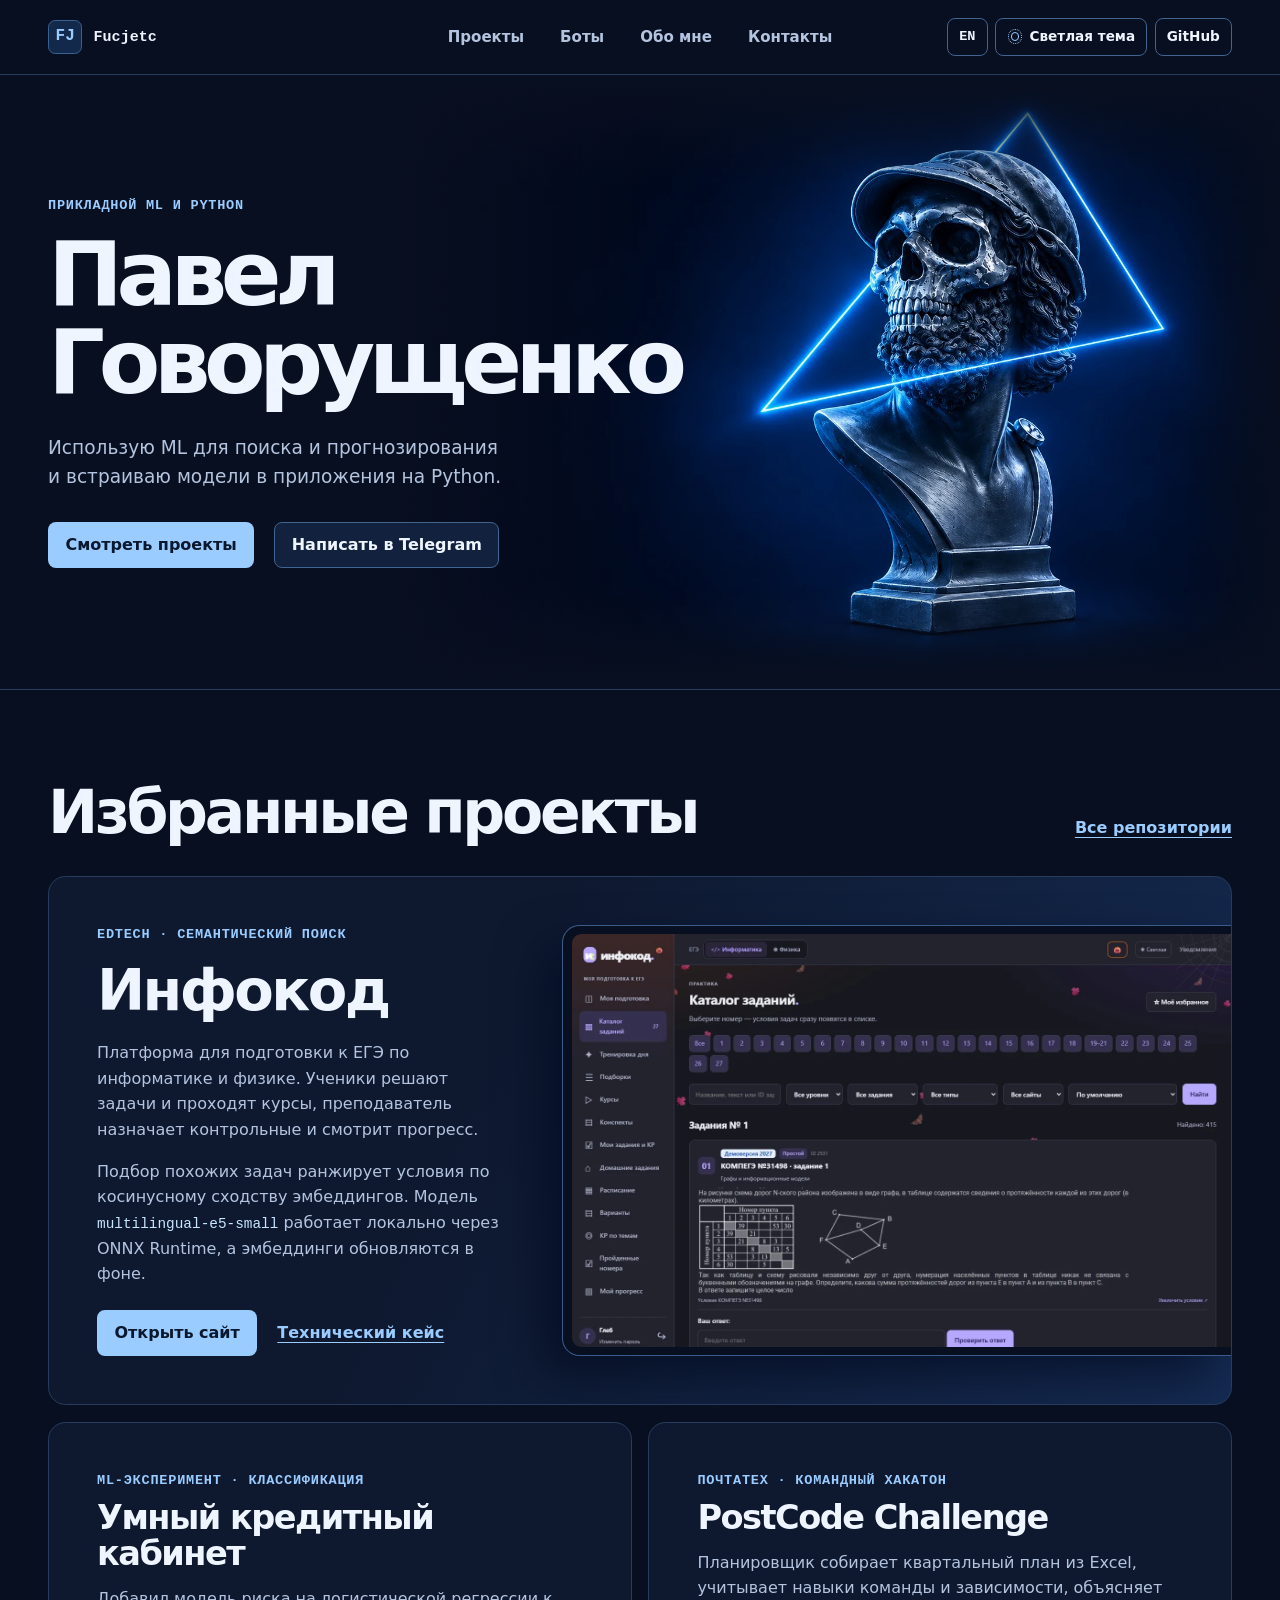
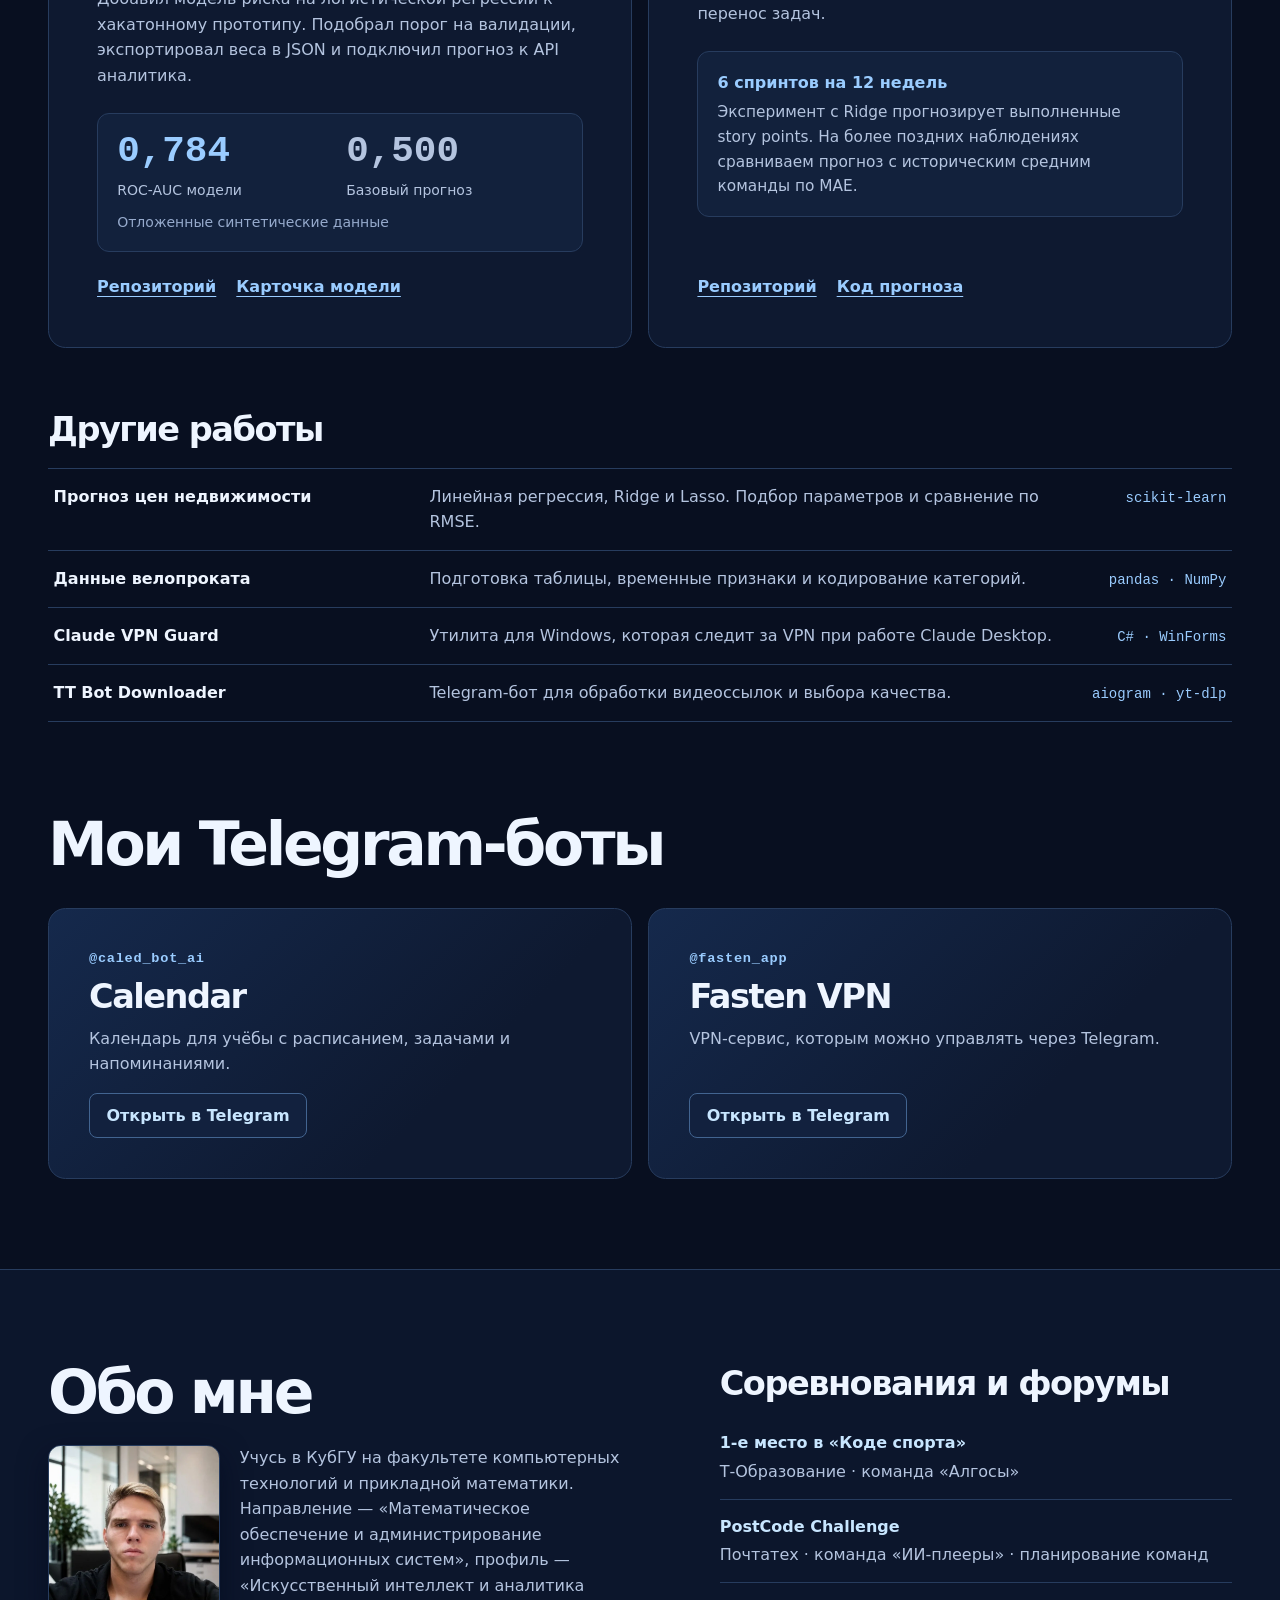
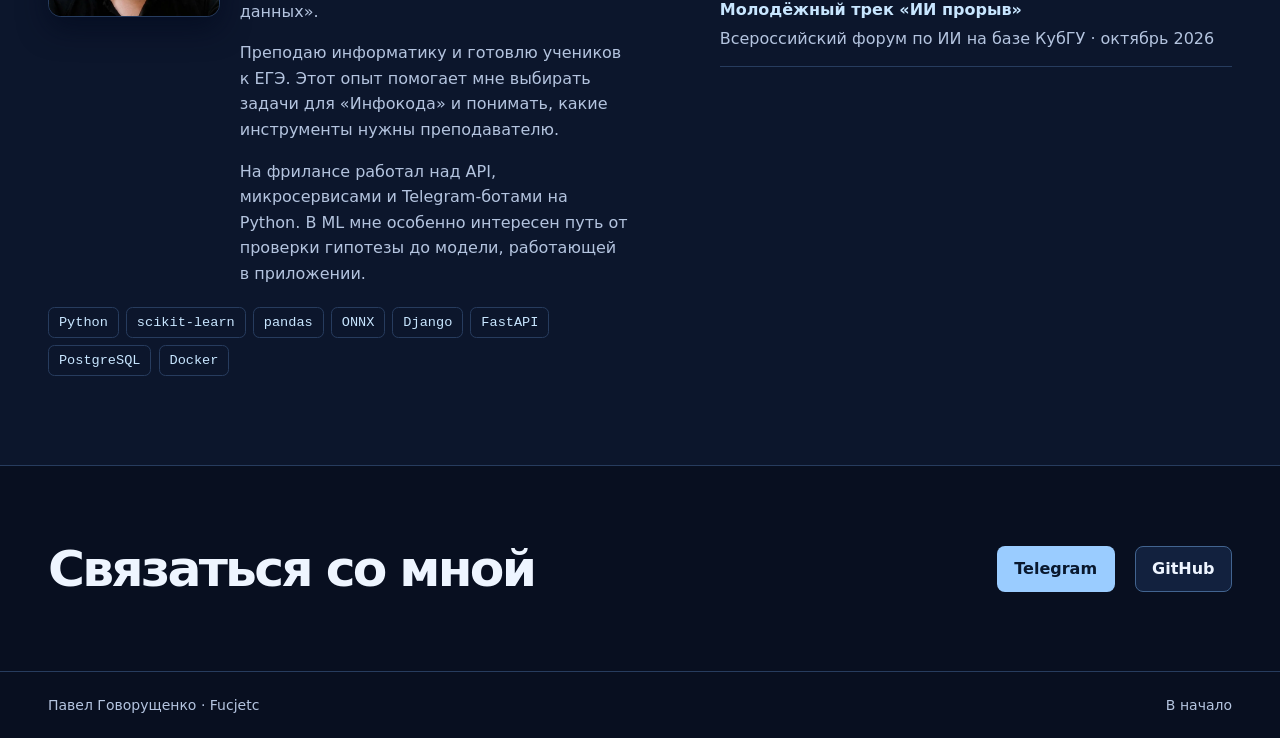
<file: index.html>
<!doctype html>
<html lang="ru" data-theme="dark">
<head>
  <meta charset="utf-8">
  <meta name="viewport" content="width=device-width, initial-scale=1">
  <meta name="theme-color" content="#080f20">
  <meta name="description" content="Павел Говорущенко, Fucjetc. Прикладное машинное обучение, Python-проекты и работающие Telegram-боты.">
  <meta property="og:type" content="website">
  <meta property="og:locale" content="ru_RU">
  <meta property="og:locale:alternate" content="en_US">
  <meta property="og:title" content="Fucjetc · Павел Говорущенко">
  <meta property="og:description" content="Прикладной ML, проекты на Python и Telegram-боты Павла Говорущенко.">
  <meta property="og:url" content="https://mrferruml.github.io/">
  <meta property="og:image" content="https://mrferruml.github.io/assets/fucjetc-hero.webp">
  <link rel="canonical" href="https://mrferruml.github.io/">
  <link rel="alternate" hreflang="ru" href="https://mrferruml.github.io/">
  <link rel="alternate" hreflang="en" href="https://mrferruml.github.io/en/">
  <link rel="alternate" hreflang="x-default" href="https://mrferruml.github.io/">
  <link rel="icon" type="image/png" href="assets/favicon.png?v=fucjetc">
  <script src="theme.js"></script>
  <link rel="stylesheet" href="styles.css?v=themes">
  <title>Fucjetc · Павел Говорущенко · Прикладной ML и Python</title>
</head>
<body id="top">
  <a class="skip-link" href="#content">К содержанию</a>
  <header class="site-header">
    <div class="shell header-inner">
      <a class="wordmark" href="#top"><span class="mark" aria-hidden="true">FJ</span><span>Fucjetc</span></a>
      <nav aria-label="Разделы портфолио">
        <a href="#projects">Проекты</a>
        <a href="#bots">Боты</a>
        <a href="#about">Обо мне</a>
        <a href="#contact">Контакты</a>
      </nav>
      <div class="header-actions">
        <a class="locale-link" href="en/" hreflang="en" lang="en" aria-label="EN — English version">EN</a>
        <button class="theme-toggle" type="button" data-theme-toggle hidden>
          <span class="theme-icon" aria-hidden="true"></span>
          <span class="theme-label" data-theme-label data-light="Светлая тема" data-dark="Тёмная тема">Светлая тема</span>
        </button>
        <a class="header-github" href="https://github.com/MrFerrumL">GitHub</a>
      </div>
    </div>
  </header>

  <main id="content">
    <section class="hero" aria-labelledby="name">
      <div class="shell hero-inner">
        <div class="hero-visual" aria-hidden="true">
          <img src="assets/fucjetc-hero.webp" width="1536" height="1024" alt="" fetchpriority="high">
        </div>
        <div class="hero-copy">
          <p class="eyebrow">Прикладной ML и Python</p>
          <h1 id="name">Павел <span>Говорущенко</span></h1>
          <p class="hero-lead">Использую ML для поиска и прогнозирования и встраиваю модели в приложения на Python.</p>
          <div class="actions">
            <a class="button button-primary" href="#projects">Смотреть проекты</a>
            <a class="button button-subtle" href="https://t.me/Fucject">Написать в Telegram</a>
          </div>
        </div>
      </div>
    </section>

    <section class="section shell" id="projects" aria-labelledby="projects-title">
      <div class="section-heading">
        <h2 id="projects-title">Избранные проекты</h2>
        <a class="text-link" href="https://github.com/MrFerrumL?tab=repositories">Все репозитории</a>
      </div>

      <article class="feature panel">
        <div class="feature-copy">
          <p class="eyebrow">EdTech · семантический поиск</p>
          <h3>Инфокод</h3>
          <p>Платформа для подготовки к ЕГЭ по информатике и физике. Ученики решают задачи и проходят курсы, преподаватель назначает контрольные и смотрит прогресс.</p>
          <p>Подбор похожих задач ранжирует условия по косинусному сходству эмбеддингов. Модель <code>multilingual-e5-small</code> работает локально через ONNX Runtime, а эмбеддинги обновляются в фоне.</p>
          <div class="project-links">
            <a class="button button-primary" href="https://infocode1.ru/">Открыть сайт</a>
            <a class="text-link" href="https://github.com/MrFerrumL/infocode/blob/main/docs/CASE_STUDY.md">Технический кейс</a>
          </div>
        </div>
        <figure class="feature-media">
          <img src="assets/infocode.webp" width="1440" height="900" loading="lazy" decoding="async" alt="Каталог «Инфокода» с фильтрами и примером задания ЕГЭ">
        </figure>
      </article>

      <div class="case-grid">
        <article class="case panel">
          <p class="eyebrow">ML-эксперимент · классификация</p>
          <h3>Умный кредитный кабинет</h3>
          <p>Добавил модель риска на логистической регрессии к хакатонному прототипу. Подобрал порог на валидации, экспортировал веса в JSON и подключил прогноз к API аналитика.</p>
          <div class="benchmark" aria-label="ROC-AUC на отложенных синтетических данных">
            <div><strong>0,784</strong><span>ROC-AUC модели</span></div>
            <div><strong>0,500</strong><span>Базовый прогноз</span></div>
            <p>Отложенные синтетические данные</p>
          </div>
          <div class="project-links card-links">
            <a class="text-link" href="https://github.com/MrFerrumL/alpha-smart-credit-cabinet">Репозиторий</a>
            <a class="text-link" href="https://github.com/MrFerrumL/alpha-smart-credit-cabinet/blob/main/docs/ml-model-card.md">Карточка модели</a>
          </div>
        </article>

        <article class="case panel">
          <p class="eyebrow">Почтатех · командный хакатон</p>
          <h3>PostCode Challenge</h3>
          <p>Планировщик собирает квартальный план из Excel, учитывает навыки команды и зависимости, объясняет перенос задач.</p>
          <div class="case-detail">
            <strong>6 спринтов на 12 недель</strong>
            <p>Эксперимент с Ridge прогнозирует выполненные story points. На более поздних наблюдениях сравниваем прогноз с историческим средним команды по MAE.</p>
          </div>
          <div class="project-links card-links">
            <a class="text-link" href="https://github.com/MrFerrumL/postcode-challenge">Репозиторий</a>
            <a class="text-link" href="https://github.com/MrFerrumL/postcode-challenge/blob/main/app/ml.py">Код прогноза</a>
          </div>
        </article>
      </div>

      <div class="other-projects">
        <h3>Другие работы</h3>
        <ul class="work-list">
          <li><a href="https://github.com/MrFerrumL/ND_prod_ML_sber"><strong>Прогноз цен недвижимости</strong><span>Линейная регрессия, Ridge и Lasso. Подбор параметров и сравнение по RMSE.</span><span class="work-type">scikit-learn</span></a></li>
          <li><a href="https://github.com/MrFerrumL/Project_AI_test"><strong>Данные велопроката</strong><span>Подготовка таблицы, временные признаки и кодирование категорий.</span><span class="work-type">pandas · NumPy</span></a></li>
          <li><a href="https://github.com/MrFerrumL/claude-vpn-guard"><strong>Claude VPN Guard</strong><span>Утилита для Windows, которая следит за VPN при работе Claude Desktop.</span><span class="work-type">C# · WinForms</span></a></li>
          <li><a href="https://github.com/MrFerrumL/TT_bot_downloader"><strong>TT Bot Downloader</strong><span>Telegram-бот для обработки видеоссылок и выбора качества.</span><span class="work-type">aiogram · yt-dlp</span></a></li>
        </ul>
      </div>
    </section>

    <section class="section shell bots-section" id="bots" aria-labelledby="bots-title">
      <div class="section-heading">
        <h2 id="bots-title">Мои Telegram-боты</h2>
      </div>
      <div class="bot-grid">
        <article class="bot-card panel">
          <p class="eyebrow">@caled_bot_ai</p>
          <h3>Calendar</h3>
          <p>Календарь для учёбы с расписанием, задачами и напоминаниями.</p>
          <a class="button button-subtle" href="https://t.me/caled_bot_ai" aria-label="Открыть Calendar в Telegram">Открыть в Telegram</a>
        </article>
        <article class="bot-card panel">
          <p class="eyebrow">@fasten_app</p>
          <h3>Fasten VPN</h3>
          <p>VPN-сервис, которым можно управлять через Telegram.</p>
          <a class="button button-subtle" href="https://t.me/fasten_app" aria-label="Открыть Fasten VPN в Telegram">Открыть в Telegram</a>
        </article>
      </div>
    </section>

    <section class="section about-section" id="about" aria-labelledby="about-title">
      <div class="shell about-grid">
        <div class="about-copy">
          <h2 id="about-title">Обо мне</h2>
          <div class="about-profile">
            <img class="portrait" src="assets/pavel-portrait.webp" width="640" height="640" loading="lazy" decoding="async" alt="Павел Говорущенко">
            <div class="about-narrative">
              <p>Учусь в КубГУ на факультете компьютерных технологий и прикладной математики. Направление — «Математическое обеспечение и администрирование информационных систем», профиль — «Искусственный интеллект и аналитика данных».</p>
              <p>Преподаю информатику и готовлю учеников к ЕГЭ. Этот опыт помогает мне выбирать задачи для «Инфокода» и понимать, какие инструменты нужны преподавателю.</p>
              <p>На фрилансе работал над API, микросервисами и Telegram-ботами на Python. В ML мне особенно интересен путь от проверки гипотезы до модели, работающей в приложении.</p>
            </div>
          </div>
          <ul class="technology" aria-label="Инструменты">
            <li>Python</li><li>scikit-learn</li><li>pandas</li><li>ONNX</li><li>Django</li><li>FastAPI</li><li>PostgreSQL</li><li>Docker</li>
          </ul>
        </div>
        <div class="achievements">
          <h3>Соревнования и форумы</h3>
          <ul>
            <li><strong>1-е место в «Коде спорта»</strong><span>Т‑Образование · команда «Алгосы»</span></li>
            <li><strong>PostCode Challenge</strong><span>Почтатех · команда «ИИ-плееры» · планирование команд</span></li>
            <li><strong>Молодёжный трек «ИИ прорыв»</strong><span>Всероссийский форум по ИИ на базе КубГУ · октябрь 2026</span></li>
          </ul>
        </div>
      </div>
    </section>

    <section class="shell contact-section" id="contact" aria-labelledby="contact-title">
      <h2 id="contact-title">Связаться со мной</h2>
      <div class="actions">
        <a class="button button-primary" href="https://t.me/Fucject">Telegram</a>
        <a class="button button-subtle" href="https://github.com/MrFerrumL">GitHub</a>
      </div>
    </section>
  </main>

  <footer class="site-footer">
    <div class="shell footer-inner"><span>Павел Говорущенко · Fucjetc</span><a href="#top">В начало</a></div>
  </footer>
</body>
</html>
</file>
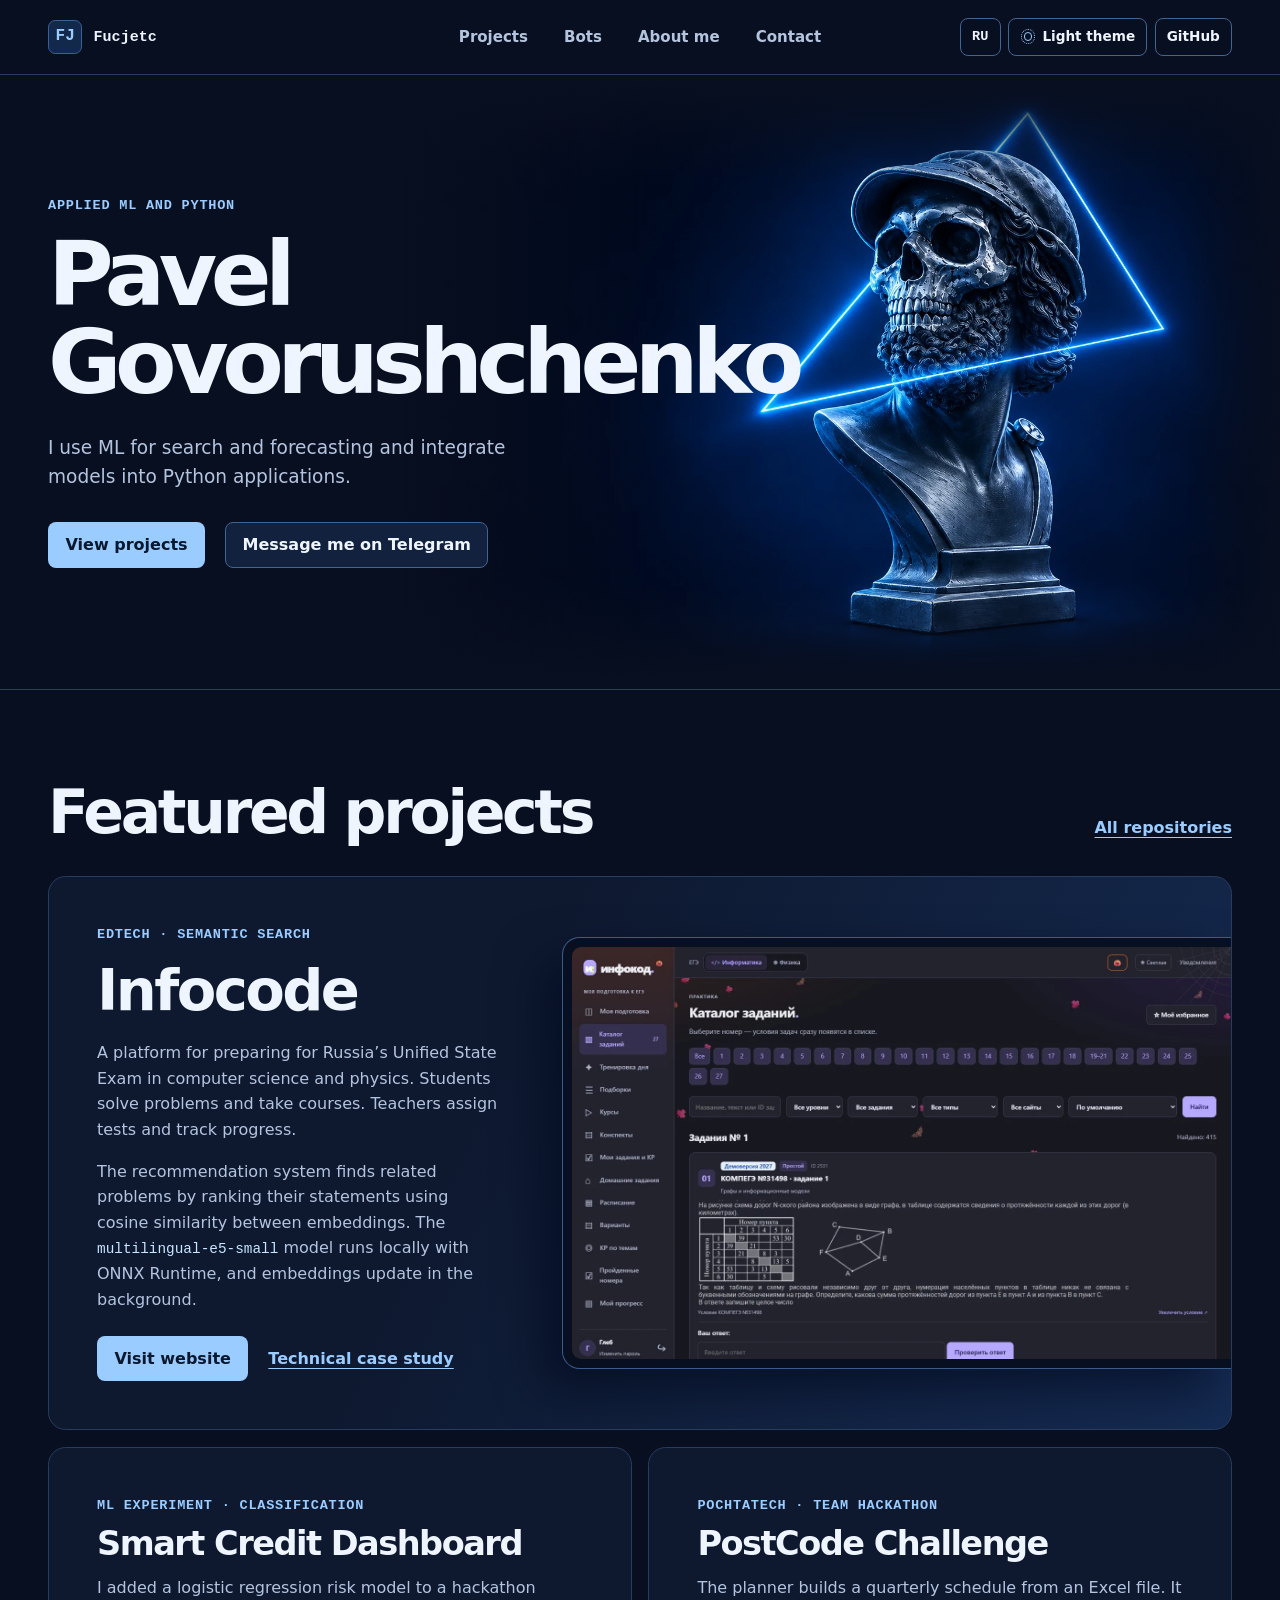
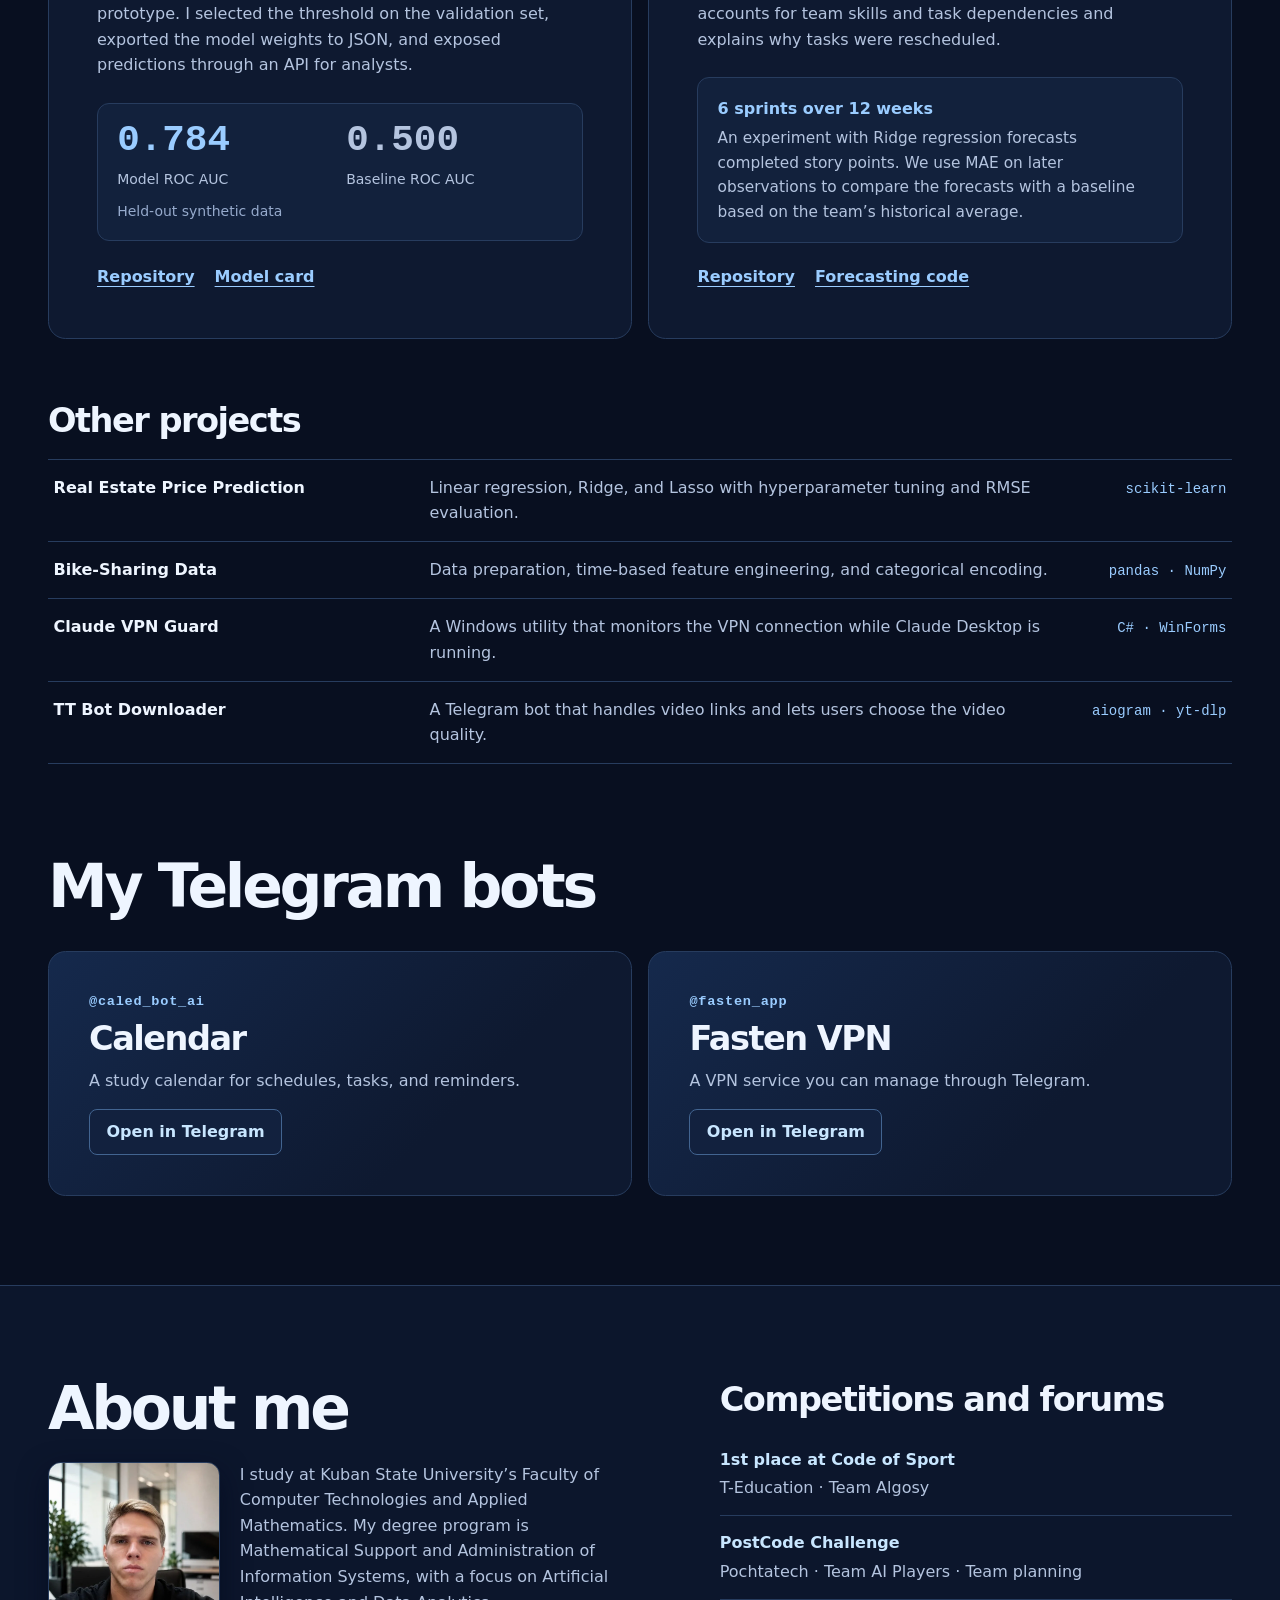
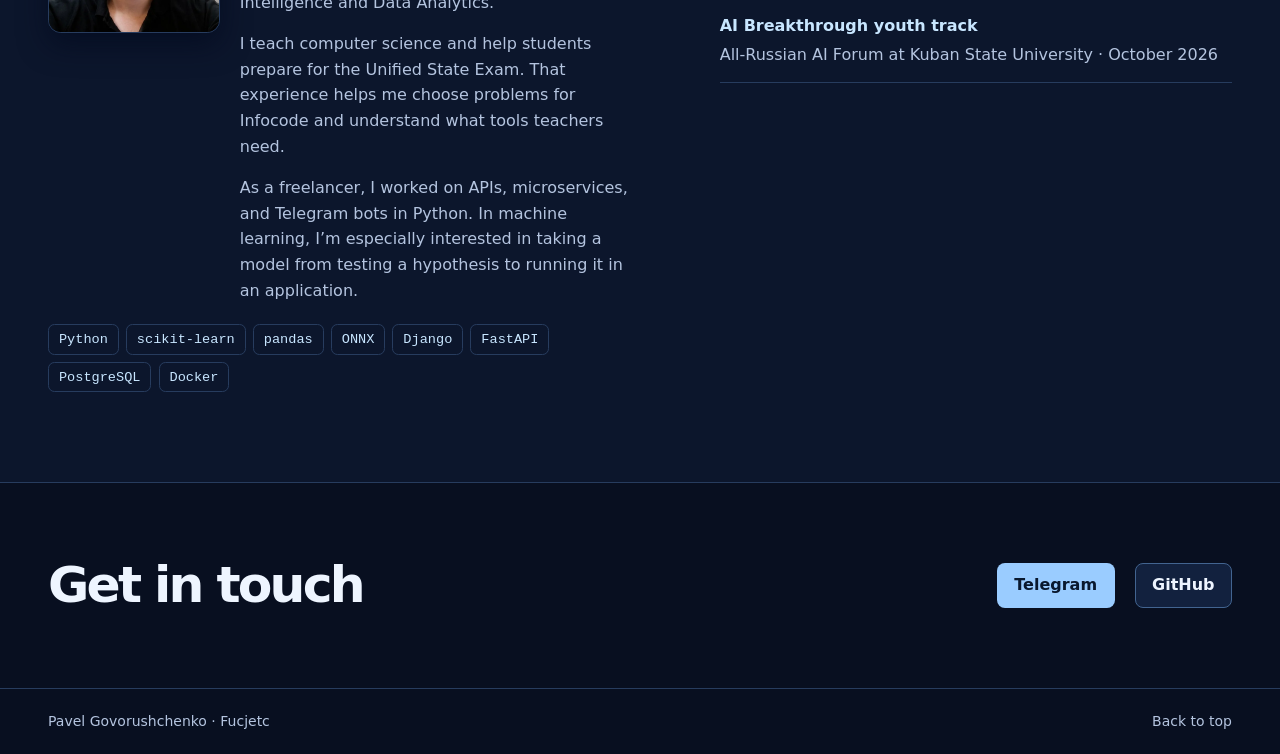
<file: en/index.html>
<!doctype html>
<html lang="en" data-theme="dark">
<head>
  <meta charset="utf-8">
  <meta name="viewport" content="width=device-width, initial-scale=1">
  <meta name="theme-color" content="#080f20">
  <meta name="description" content="Pavel Govorushchenko, Fucjetc. Applied machine learning, Python projects, and live Telegram bots.">
  <meta property="og:type" content="website">
  <meta property="og:title" content="Fucjetc · Pavel Govorushchenko">
  <meta property="og:description" content="Applied ML, Python projects, and Telegram bots by Pavel Govorushchenko.">
  <meta property="og:locale" content="en_US">
  <meta property="og:locale:alternate" content="ru_RU">
  <meta property="og:url" content="https://mrferruml.github.io/en/">
  <meta property="og:image" content="https://mrferruml.github.io/assets/fucjetc-hero.webp">
  <link rel="canonical" href="https://mrferruml.github.io/en/">
  <link rel="alternate" hreflang="ru" href="https://mrferruml.github.io/">
  <link rel="alternate" hreflang="en" href="https://mrferruml.github.io/en/">
  <link rel="alternate" hreflang="x-default" href="https://mrferruml.github.io/">
  <link rel="icon" type="image/png" href="../assets/favicon.png?v=fucjetc">
  <script src="../theme.js"></script>
  <link rel="stylesheet" href="../styles.css?v=themes">
  <title>Fucjetc · Pavel Govorushchenko · Applied ML and Python</title>
</head>
<body id="top">
  <a class="skip-link" href="#content">Skip to content</a>
  <header class="site-header">
    <div class="shell header-inner">
      <a class="wordmark" href="#top"><span class="mark" aria-hidden="true">FJ</span><span>Fucjetc</span></a>
      <nav aria-label="Portfolio sections">
        <a href="#projects">Projects</a>
        <a href="#bots">Bots</a>
        <a href="#about">About me</a>
        <a href="#contact">Contact</a>
      </nav>
      <div class="header-actions">
        <a class="locale-link" href="../" hreflang="ru" lang="ru" aria-label="RU — Русская версия">RU</a>
        <button class="theme-toggle" type="button" data-theme-toggle hidden><span class="theme-icon" aria-hidden="true"></span><span class="theme-label" data-theme-label data-light="Light theme" data-dark="Dark theme">Light theme</span></button>
        <a class="header-github" href="https://github.com/MrFerrumL">GitHub</a>
      </div>
    </div>
  </header>

  <main id="content">
    <section class="hero" aria-labelledby="name">
      <div class="shell hero-inner">
        <div class="hero-visual" aria-hidden="true">
          <img src="../assets/fucjetc-hero.webp" width="1536" height="1024" alt="" fetchpriority="high">
        </div>
        <div class="hero-copy">
          <p class="eyebrow">Applied ML and Python</p>
          <h1 id="name">Pavel <span>Govorushchenko</span></h1>
          <p class="hero-lead">I use ML for search and forecasting and integrate models into Python applications.</p>
          <div class="actions">
            <a class="button button-primary" href="#projects">View projects</a>
            <a class="button button-subtle" href="https://t.me/Fucject">Message me on Telegram</a>
          </div>
        </div>
      </div>
    </section>

    <section class="section shell" id="projects" aria-labelledby="projects-title">
      <div class="section-heading">
        <h2 id="projects-title">Featured projects</h2>
        <a class="text-link" href="https://github.com/MrFerrumL?tab=repositories">All repositories</a>
      </div>

      <article class="feature panel">
        <div class="feature-copy">
          <p class="eyebrow">EdTech · Semantic search</p>
          <h3>Infocode</h3>
          <p>A platform for preparing for Russia’s Unified State Exam in computer science and physics. Students solve problems and take courses. Teachers assign tests and track progress.</p>
          <p>The recommendation system finds related problems by ranking their statements using cosine similarity between embeddings. The <code>multilingual-e5-small</code> model runs locally with ONNX Runtime, and embeddings update in the background.</p>
          <div class="project-links">
            <a class="button button-primary" href="https://infocode1.ru/">Visit website</a>
            <a class="text-link" href="https://github.com/MrFerrumL/infocode/blob/main/docs/CASE_STUDY.md">Technical case study</a>
          </div>
        </div>
        <figure class="feature-media">
          <img src="../assets/infocode.webp" width="1440" height="900" loading="lazy" decoding="async" alt="Infocode’s problem library with filters and a sample exam question">
        </figure>
      </article>

      <div class="case-grid">
        <article class="case panel">
          <p class="eyebrow">ML experiment · Classification</p>
          <h3>Smart Credit Dashboard</h3>
          <p>I added a logistic regression risk model to a hackathon prototype. I selected the threshold on the validation set, exported the model weights to JSON, and exposed predictions through an API for analysts.</p>
          <div class="benchmark" aria-label="ROC AUC on held-out synthetic data">
            <div><strong>0.784</strong><span>Model ROC AUC</span></div>
            <div><strong>0.500</strong><span>Baseline ROC AUC</span></div>
            <p>Held-out synthetic data</p>
          </div>
          <div class="project-links card-links">
            <a class="text-link" href="https://github.com/MrFerrumL/alpha-smart-credit-cabinet">Repository</a>
            <a class="text-link" href="https://github.com/MrFerrumL/alpha-smart-credit-cabinet/blob/main/docs/ml-model-card.md">Model card</a>
          </div>
        </article>

        <article class="case panel">
          <p class="eyebrow">Pochtatech · Team hackathon</p>
          <h3>PostCode Challenge</h3>
          <p>The planner builds a quarterly schedule from an Excel file. It accounts for team skills and task dependencies and explains why tasks were rescheduled.</p>
          <div class="case-detail">
            <strong>6 sprints over 12 weeks</strong>
            <p>An experiment with Ridge regression forecasts completed story points. We use MAE on later observations to compare the forecasts with a baseline based on the team’s historical average.</p>
          </div>
          <div class="project-links card-links">
            <a class="text-link" href="https://github.com/MrFerrumL/postcode-challenge">Repository</a>
            <a class="text-link" href="https://github.com/MrFerrumL/postcode-challenge/blob/main/app/ml.py">Forecasting code</a>
          </div>
        </article>
      </div>

      <div class="other-projects">
        <h3>Other projects</h3>
        <ul class="work-list">
          <li><a href="https://github.com/MrFerrumL/ND_prod_ML_sber"><strong>Real Estate Price Prediction</strong><span>Linear regression, Ridge, and Lasso with hyperparameter tuning and RMSE evaluation.</span><span class="work-type">scikit-learn</span></a></li>
          <li><a href="https://github.com/MrFerrumL/Project_AI_test"><strong>Bike-Sharing Data</strong><span>Data preparation, time-based feature engineering, and categorical encoding.</span><span class="work-type">pandas · NumPy</span></a></li>
          <li><a href="https://github.com/MrFerrumL/claude-vpn-guard"><strong>Claude VPN Guard</strong><span>A Windows utility that monitors the VPN connection while Claude Desktop is running.</span><span class="work-type">C# · WinForms</span></a></li>
          <li><a href="https://github.com/MrFerrumL/TT_bot_downloader"><strong>TT Bot Downloader</strong><span>A Telegram bot that handles video links and lets users choose the video quality.</span><span class="work-type">aiogram · yt-dlp</span></a></li>
        </ul>
      </div>
    </section>

    <section class="section shell bots-section" id="bots" aria-labelledby="bots-title">
      <div class="section-heading">
        <h2 id="bots-title">My Telegram bots</h2>
      </div>
      <div class="bot-grid">
        <article class="bot-card panel">
          <p class="eyebrow">@caled_bot_ai</p>
          <h3>Calendar</h3>
          <p>A study calendar for schedules, tasks, and reminders.</p>
          <a class="button button-subtle" href="https://t.me/caled_bot_ai" aria-label="Open Calendar in Telegram">Open in Telegram</a>
        </article>
        <article class="bot-card panel">
          <p class="eyebrow">@fasten_app</p>
          <h3>Fasten VPN</h3>
          <p>A VPN service you can manage through Telegram.</p>
          <a class="button button-subtle" href="https://t.me/fasten_app" aria-label="Open Fasten VPN in Telegram">Open in Telegram</a>
        </article>
      </div>
    </section>

    <section class="section about-section" id="about" aria-labelledby="about-title">
      <div class="shell about-grid">
        <div class="about-copy">
          <h2 id="about-title">About me</h2>
          <div class="about-profile">
            <img class="portrait" src="../assets/pavel-portrait.webp" width="640" height="640" loading="lazy" decoding="async" alt="Pavel Govorushchenko">
            <div class="about-narrative">
              <p>I study at Kuban State University’s Faculty of Computer Technologies and Applied Mathematics. My degree program is Mathematical Support and Administration of Information Systems, with a focus on Artificial Intelligence and Data Analytics.</p>
              <p>I teach computer science and help students prepare for the Unified State Exam. That experience helps me choose problems for Infocode and understand what tools teachers need.</p>
              <p>As a freelancer, I worked on APIs, microservices, and Telegram bots in Python. In machine learning, I’m especially interested in taking a model from testing a hypothesis to running it in an application.</p>
            </div>
          </div>
          <ul class="technology" aria-label="Tools">
            <li>Python</li><li>scikit-learn</li><li>pandas</li><li>ONNX</li><li>Django</li><li>FastAPI</li><li>PostgreSQL</li><li>Docker</li>
          </ul>
        </div>
        <div class="achievements">
          <h3>Competitions and forums</h3>
          <ul>
            <li><strong>1st place at Code of Sport</strong><span>T-Education · Team Algosy</span></li>
            <li><strong>PostCode Challenge</strong><span>Pochtatech · Team AI Players · Team planning</span></li>
            <li><strong>AI Breakthrough youth track</strong><span>All-Russian AI Forum at Kuban State University · October 2026</span></li>
          </ul>
        </div>
      </div>
    </section>

    <section class="shell contact-section" id="contact" aria-labelledby="contact-title">
      <h2 id="contact-title">Get in touch</h2>
      <div class="actions">
        <a class="button button-primary" href="https://t.me/Fucject">Telegram</a>
        <a class="button button-subtle" href="https://github.com/MrFerrumL">GitHub</a>
      </div>
    </section>
  </main>

  <footer class="site-footer">
    <div class="shell footer-inner"><span>Pavel Govorushchenko · Fucjetc</span><a href="#top">Back to top</a></div>
  </footer>
</body>
</html>
</file>
<file: styles.css>
:root {
  color-scheme: dark;
  --background: #080f20;
  --panel: #0e1930;
  --panel-strong: #12213c;
  --text: #eef5ff;
  --muted: #b4c4df;
  --dim: #96aacc;
  --accent: #9accff;
  --accent-bright: #c8e6ff;
  --accent-ink: #09182e;
  --border: #273c5e;
  --border-active: #77a4df;
  --control-border: #426490;
  --shadow: #02091c99;
  --mark-background: #13294c;
  --mark-border: #3b6094;
  --subtle-background: #12213e;
  --feature-tint: #152b52;
  --media-border: #3a5c8b;
  --bot-tint: #15294c;
  --about-background: #0c162c;
  --sans: 'Segoe UI', system-ui, sans-serif;
  --mono: 'Cascadia Mono', Consolas, 'Liberation Mono', monospace;
  background: var(--background);
  color: var(--text);
  font: 100%/1.6 var(--sans);
}

:root[data-theme="light"] {
  color-scheme: light;
  --background: #f5f8ff;
  --panel: #ffffff;
  --panel-strong: #edf4ff;
  --text: #10233f;
  --muted: #425772;
  --dim: #536987;
  --accent: #1c55a6;
  --accent-bright: #123977;
  --accent-ink: #ffffff;
  --border: #c9d9ee;
  --border-active: #5278a7;
  --control-border: #6f8fb8;
  --shadow: #25497526;
  --mark-background: #e5efff;
  --mark-border: #9dbbe3;
  --subtle-background: #edf4ff;
  --feature-tint: #e5efff;
  --media-border: #aec4e3;
  --bot-tint: #eaf2ff;
  --about-background: #edf4ff;
}

*, *::before, *::after { box-sizing: border-box; }
html { scroll-behavior: smooth; }
body { margin: 0; }
main { display: block; }
img { display: block; max-width: 100%; height: auto; }
a { color: inherit; text-underline-offset: 0.27em; }
a:focus-visible, button:focus-visible { outline: 2px solid var(--accent-bright); outline-offset: 5px; }
::selection { color: var(--accent-ink); background: var(--accent); }
p { margin: 0 0 1rem; }
h1, h2, h3 { margin: 0; line-height: 1.08; text-wrap: balance; }
h2 { font-size: clamp(2rem, 5vw, 3.75rem); letter-spacing: -0.055em; }
h3 { font-size: clamp(1.55rem, 3vw, 2.1rem); letter-spacing: -0.045em; }
code { font-family: var(--mono); font-size: 0.9em; color: var(--accent-bright); overflow-wrap: anywhere; }
section[id] { scroll-margin-top: 2rem; }

.shell { width: min(100% - 3rem, 74rem); margin-inline: auto; }
.skip-link {
  position: fixed;
  inset: 0.75rem auto auto 0.75rem;
  z-index: 10;
  transform: translateY(-160%);
  padding: 0.7rem 1rem;
  color: var(--accent-ink);
  background: var(--accent);
  border-radius: 0.5rem;
}
.skip-link:focus { transform: translateY(0); }

.site-header { border-bottom: 1px solid var(--border); }
.header-inner {
  display: grid;
  grid-template-columns: 1fr auto 1fr;
  align-items: center;
  gap: 1.5rem;
  min-height: 4.6rem;
}
.wordmark {
  display: inline-flex;
  align-items: center;
  gap: 0.7rem;
  justify-self: start;
  font-family: var(--mono);
  font-size: 0.94rem;
  font-weight: 700;
  text-decoration: none;
}
.mark {
  display: inline-grid;
  place-items: center;
  width: 2.15rem;
  height: 2.15rem;
  color: var(--accent);
  border: 1px solid var(--mark-border);
  border-radius: 0.45rem;
  background: var(--mark-background);
  font-size: 1rem;
}
nav { display: flex; align-items: center; gap: clamp(1rem, 3vw, 2.25rem); }
nav a, .footer-inner a { text-decoration: none; }
nav a { color: var(--muted); font-weight: 550; font-size: 0.94rem; }
nav a:hover, .footer-inner a:hover { color: var(--accent); }
.header-actions { display: flex; align-items: center; gap: 0.45rem; justify-self: end; }
.header-actions > a, .theme-toggle {
  display: inline-flex;
  align-items: center;
  justify-content: center;
  gap: 0.4rem;
  min-height: 2.4rem;
  min-width: 2.4rem;
  padding: 0.45rem 0.7rem;
  border: 1px solid var(--control-border);
  border-radius: 0.5rem;
  color: var(--text);
  background: transparent;
  font: inherit;
  font-size: 0.85rem;
  font-weight: 650;
  line-height: 1;
  text-decoration: none;
  white-space: nowrap;
}
.header-actions > a:hover, .theme-toggle:hover { border-color: var(--border-active); color: var(--accent); background: var(--subtle-background); }
.header-actions > .locale-link { font-family: var(--mono); }
.theme-toggle { cursor: pointer; }
.theme-toggle[hidden] { display: none; }
.theme-icon { display: grid; width: 1rem; height: 1rem; place-items: center; color: var(--accent); }
.theme-icon::before { content: ''; width: 0.55rem; height: 0.55rem; border: 1.5px solid currentColor; border-radius: 50%; outline: 1px dotted currentColor; outline-offset: 2px; }
:root[data-theme="light"] .theme-icon::before { width: 0.9rem; height: 0.9rem; border: 0; outline: 0; box-shadow: inset -0.24rem -0.13rem 0 0 currentColor; }

.hero { border-bottom: 1px solid var(--border); overflow: hidden; }
.hero-inner {
  position: relative;
  isolation: isolate;
  display: flex;
  align-items: center;
  min-height: clamp(32rem, 48vw, 39rem);
}
.hero-copy { position: relative; z-index: 1; max-width: 43rem; padding-block: 4rem; }
.eyebrow {
  margin-bottom: 1rem;
  color: var(--accent);
  font: 650 0.85rem/1.4 var(--mono);
  letter-spacing: 0.055em;
  text-transform: uppercase;
}
.hero h1 {
  color: var(--text);
  font-size: clamp(3rem, 7vw, 6.8rem);
  font-weight: 760;
  letter-spacing: -0.072em;
  line-height: 0.98;
  text-wrap: initial;
}
.hero h1 span { display: block; }
.hero-lead {
  max-width: 29rem;
  margin: 1.65rem 0 1.9rem;
  color: var(--muted);
  font-size: clamp(1.08rem, 1.45vw, 1.27rem);
  line-height: 1.58;
}
.hero-visual {
  position: absolute;
  z-index: 0;
  width: min(76%, 56rem);
  max-width: none;
  right: -5%;
  top: 50%;
  transform: translateY(-50%);
  pointer-events: none;
}
.hero-visual img { width: 100%; }
.hero-visual::after {
  position: absolute;
  inset: -1px;
  content: '';
  background: linear-gradient(90deg, var(--background), transparent 29%, transparent 88%, var(--background)), linear-gradient(0deg, var(--background), transparent 16%, transparent 83%, var(--background));
}

:root[data-theme="light"] .hero-inner {
  display: grid;
  grid-template-columns: minmax(0, 1.06fr) minmax(0, 1fr);
  gap: clamp(1.4rem, 3vw, 2.75rem);
}
:root[data-theme="light"] .hero-copy { grid-area: 1 / 1; }
:root[data-theme="light"] .hero h1 { font-size: clamp(2.5rem, 5.85vw, 5.5rem); }
:root[data-theme="light"] .hero-visual {
  grid-area: 1 / 2;
  position: relative;
  right: auto;
  top: auto;
  transform: none;
  width: 100%;
  overflow: hidden;
  border: 1px solid var(--media-border);
  border-radius: 1.4rem;
  background: #080f20;
  box-shadow: 0 1.3rem 2.8rem var(--shadow);
}
:root[data-theme="light"] .hero-visual::after { content: none; }

.actions, .project-links { display: flex; flex-wrap: wrap; align-items: center; gap: 0.75rem 1.25rem; }
.button {
  display: inline-flex;
  min-height: 2.85rem;
  align-items: center;
  justify-content: center;
  padding: 0.63rem 1.03rem;
  border: 1px solid transparent;
  border-radius: 0.5rem;
  font-weight: 700;
  line-height: 1.25;
  text-decoration: none;
  transition: color 160ms, background-color 160ms, border-color 160ms;
}
.button-primary { color: var(--accent-ink); background: var(--accent); }
.button-primary:hover { background: var(--accent-bright); }
.button-subtle { color: var(--text); background: var(--subtle-background); border-color: var(--control-border); }
.button-subtle:hover { color: var(--accent-bright); border-color: var(--border-active); }
.text-link { color: var(--accent); font-weight: 650; }
.text-link:hover { color: var(--accent-bright); text-decoration-thickness: 2px; }

.section { padding-block: clamp(3.4rem, 7vw, 6.7rem); }
.section-heading {
  display: flex;
  flex-wrap: wrap;
  align-items: baseline;
  justify-content: space-between;
  gap: 0.85rem 1.6rem;
  margin-bottom: 2rem;
}
.panel { border: 1px solid var(--border); border-radius: 1.1rem; background: var(--panel); }
.feature {
  display: grid;
  grid-template-columns: minmax(0, 0.85fr) minmax(0, 1.15fr);
  align-items: center;
  overflow: hidden;
  background: linear-gradient(115deg, var(--panel) 37%, var(--feature-tint) 100%);
}
.feature-copy, .case { padding: clamp(1.5rem, 4vw, 3rem); }
.feature h3 { margin-bottom: 1.1rem; font-size: clamp(2.3rem, 4.5vw, 4rem); }
.feature-copy > p:not(.eyebrow), .case > p:not(.eyebrow), .about-narrative { color: var(--muted); }
.feature-copy .project-links { margin-top: 1.45rem; }
.feature-media {
  margin: 2.7rem 0 2.7rem 0.65rem;
  padding: 0.55rem 0 0.55rem 0.55rem;
  border: 1px solid var(--media-border);
  border-right: 0;
  border-radius: 1.1rem 0 0 1.1rem;
  background: var(--background);
  box-shadow: -1.3rem 1.3rem 2.8rem var(--shadow);
}
.feature-media img { width: 100%; border-radius: 0.58rem 0 0 0.58rem; }
.case-grid { display: grid; grid-template-columns: repeat(2, minmax(0, 1fr)); gap: 1.05rem; margin-top: 1.05rem; }
.case { display: flex; flex-direction: column; align-items: stretch; }
.case h3 { margin-bottom: 0.85rem; }
.case .eyebrow { margin-bottom: 0.65rem; }
.benchmark, .case-detail {
  min-height: 8.2rem;
  margin: 0.55rem 0 1.35rem;
  padding: 1.1rem 1.2rem;
  border: 1px solid var(--border);
  border-radius: 0.75rem;
  background: var(--panel-strong);
}
.benchmark { display: grid; grid-template-columns: repeat(2, minmax(0, 1fr)); gap: 0.55rem 0.8rem; }
.benchmark strong { display: block; margin-bottom: 0.3rem; color: var(--accent); font: 700 clamp(1.8rem, 3vw, 2.35rem)/1.06 var(--mono); }
.benchmark div:nth-child(2) strong { color: var(--muted); }
.benchmark span, .benchmark p { color: var(--muted); font-size: 0.875rem; }
.benchmark p { grid-column: 1 / -1; margin: 0; color: var(--dim); }
.case-detail strong { display: block; margin-bottom: 0.3rem; color: var(--accent); font-weight: 700; }
.case-detail p { margin: 0; color: var(--muted); font-size: 0.96rem; }
.card-links { margin-top: auto; }

.other-projects { margin-top: clamp(2.65rem, 5vw, 4.3rem); }
.work-list, .achievements ul, .technology { margin: 0; padding: 0; list-style: none; }
.work-list { margin-top: 1.2rem; border-top: 1px solid var(--border); }
.work-list li { border-bottom: 1px solid var(--border); }
.work-list a {
  display: grid;
  grid-template-columns: minmax(12.3rem, 0.75fr) minmax(0, 1.35fr) minmax(8.6rem, auto);
  align-items: baseline;
  gap: 0.4rem 1.35rem;
  padding: 0.95rem 0.35rem;
  text-decoration: none;
}
.work-list a:hover strong, .work-list a:focus-visible strong { color: var(--accent); text-decoration: underline; }
.work-list a > span { color: var(--muted); }
.work-list a .work-type { color: var(--accent); font: 0.875rem/1.5 var(--mono); text-align: right; }

.bots-section { padding-top: 0; }
.bot-grid { display: grid; grid-template-columns: repeat(2, minmax(0, 1fr)); gap: 1.05rem; }
.bot-card {
  display: flex;
  flex-direction: column;
  align-items: flex-start;
  padding: clamp(1.5rem, 4vw, 2.5rem);
  background: linear-gradient(135deg, var(--bot-tint), var(--panel) 68%);
}
.bot-card .eyebrow { margin-bottom: 0.65rem; overflow-wrap: anywhere; text-transform: none; }
.bot-card h3 { margin-bottom: 0.65rem; }
.bot-card p:not(.eyebrow) { color: var(--muted); }
.bot-card .button { margin-top: auto; color: var(--accent-bright); }

.about-section { border-block: 1px solid var(--border); background: var(--about-background); }
.about-grid { display: grid; grid-template-columns: minmax(0, 1fr) minmax(0, 0.88fr); align-items: start; gap: clamp(2.75rem, 7vw, 6rem); }
.about-copy h2 { margin-bottom: 1.3rem; }
.about-profile { display: grid; grid-template-columns: minmax(0, 0.44fr) minmax(0, 1fr); align-items: start; gap: 1.25rem; }
.portrait { width: 100%; max-width: 13rem; align-self: start; border: 1px solid var(--border); border-radius: 0.8rem; box-shadow: 0 0.7rem 1.8rem var(--shadow); }
.about-narrative > :last-child { margin-bottom: 0; }
.technology { display: flex; flex-wrap: wrap; gap: 0.45rem; margin-top: 1.3rem; }
.technology li { padding: 0.3rem 0.62rem; border: 1px solid var(--border); border-radius: 0.4rem; color: var(--accent-bright); font: 0.85rem/1.4 var(--mono); }
.achievements { margin-top: 0.4rem; }
.achievements h3 { margin-bottom: 0.9rem; }
.achievements li { padding: 0.85rem 0 0.9rem; border-bottom: 1px solid var(--border); }
.achievements li strong, .achievements li span { display: block; }
.achievements li strong { margin-bottom: 0.2rem; color: var(--accent-bright); }
.achievements li span { color: var(--muted); }

.contact-section { display: flex; flex-wrap: wrap; align-items: center; justify-content: space-between; gap: 1.4rem 2.05rem; padding-block: clamp(2.7rem, 6vw, 4.7rem); }
.contact-section h2 { font-size: clamp(2rem, 4.5vw, 3.15rem); }
.site-footer { border-top: 1px solid var(--border); }
.footer-inner { display: flex; justify-content: space-between; gap: 1rem; padding-block: 1.35rem; color: var(--muted); font-size: 0.875rem; }

@media (max-width: 66rem) {
  .hero-visual { right: -8%; }
  .hero-visual::after { background: linear-gradient(90deg, var(--background), transparent 41%, transparent 88%, var(--background)), linear-gradient(0deg, var(--background), transparent 17%, transparent 83%, var(--background)); }
}

@media (max-width: 60rem) {
  .about-profile { grid-template-columns: minmax(0, 1fr); }
}

@media (max-width: 48rem) {
  .shell { width: calc(100% - 2.25rem); }
  .header-inner { grid-template-columns: 1fr auto; gap: 0.6rem 0.85rem; padding-block: 0.78rem 0.55rem; }
  nav { grid-column: 1 / -1; grid-row: 2; justify-content: space-between; flex-wrap: wrap; gap: 0.25rem 0.65rem; padding-block: 0.35rem; }
  nav a { display: inline-flex; align-items: center; min-height: 2rem; }
  .hero-inner { display: flex; flex-direction: column; align-items: stretch; min-height: 0; }
  .hero-copy { padding-block: 3.5rem 0; }
  .hero h1 { font-size: clamp(3.25rem, 9.2vw, 5.2rem); }
  .hero-lead { margin-block: 1.3rem 1.55rem; }
  .hero-visual {
    position: relative;
    order: 1;
    width: min(115%, 35rem);
    align-self: center;
    top: auto;
    right: auto;
    margin-top: -1rem;
    transform: none;
  }
  .hero-visual::after { background: linear-gradient(90deg, var(--background), transparent 14%, transparent 86%, var(--background)), linear-gradient(0deg, var(--background), transparent 15%, transparent 80%, var(--background)); }
  :root[data-theme="light"] .hero-inner { display: flex; gap: 0; }
  :root[data-theme="light"] .hero h1 { font-size: clamp(3.25rem, 9.2vw, 5.2rem); }
  :root[data-theme="light"] .hero-visual { width: min(100%, 35rem); margin: 1.8rem 0 2.5rem; }
  .feature, .case-grid, .bot-grid, .about-grid { grid-template-columns: minmax(0, 1fr); }
  .feature-media { margin: 0 1.35rem 1.35rem; padding: 0.42rem; border-right: 1px solid var(--media-border); border-radius: 0.8rem; box-shadow: 0 0.55rem 1rem var(--shadow); }
  .feature-media img { border-radius: 0.45rem; }
  .work-list a { grid-template-columns: minmax(0, 1fr) max-content; }
  .work-list a > span:not(.work-type) { grid-row: 2; grid-column: 1 / -1; }
  .work-type { grid-row: 1; grid-column: 2; }
}

@media (max-width: 36rem) {
  .header-actions { gap: 0.35rem; }
  .header-actions > a, .theme-toggle { padding-inline: 0.48rem; }
  .theme-label { position: absolute; width: 1px; height: 1px; padding: 0; margin: -1px; overflow: hidden; clip-path: inset(50%); }
}

@media (max-width: 29rem) {
  .hero-copy { padding-top: 2.7rem; }
  .hero h1, :root[data-theme="light"] .hero h1 { font-size: clamp(2.5rem, 10.15vw, 3.6rem); }
  :root[lang="en"] .hero h1 { font-size: clamp(2.1rem, 8.9vw, 3.6rem); }
  .work-list a { grid-template-columns: minmax(0, 1fr); }
  .work-list a .work-type { grid-row: auto; grid-column: auto; text-align: left; }
}

@media (prefers-reduced-motion: reduce) {
  html { scroll-behavior: auto; }
  .button { transition: none; }
}
</file>
